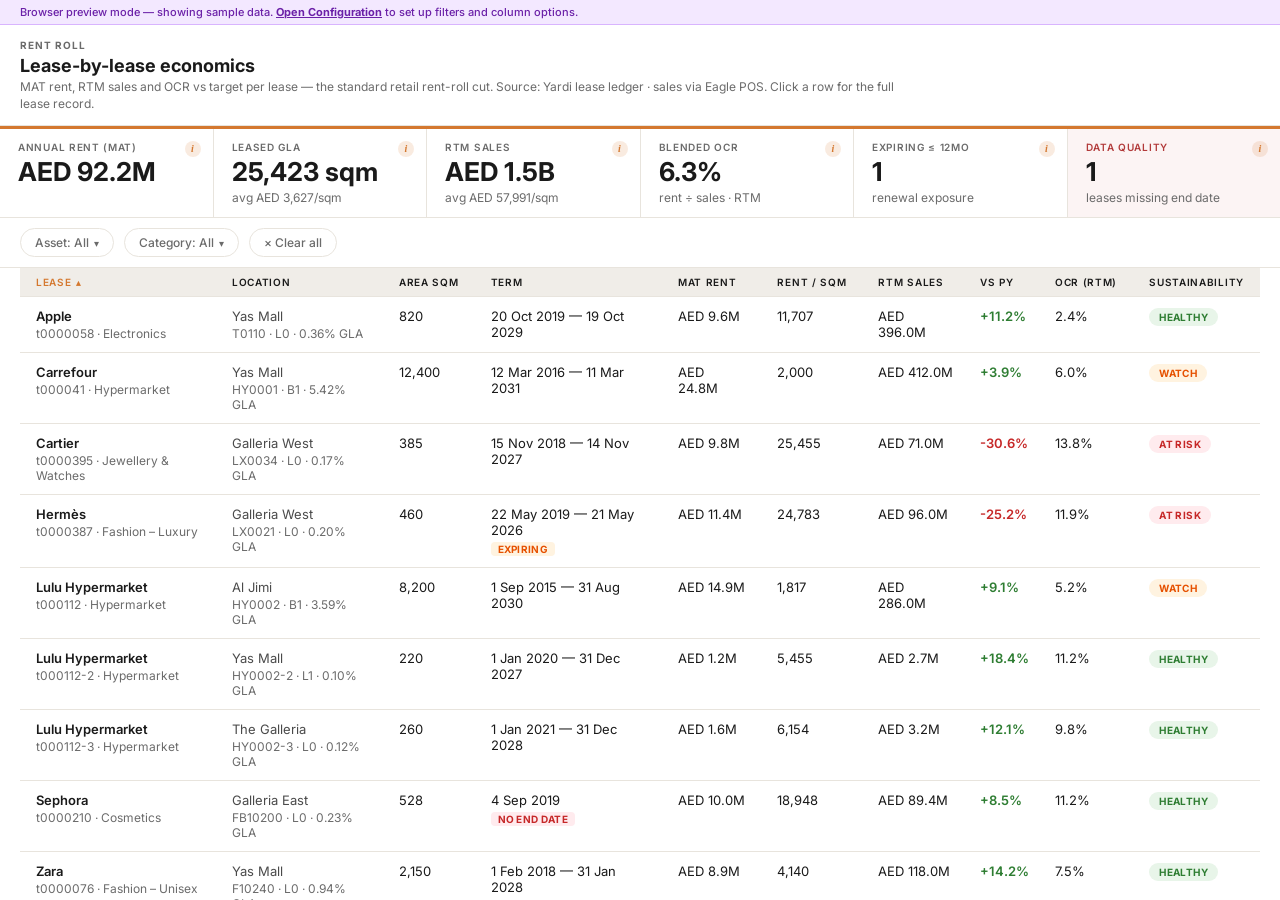
<file: index.html>
<!DOCTYPE html>
<html lang="en">
<head>
  <meta charset="UTF-8" />
  <meta name="viewport" content="width=device-width, initial-scale=1.0" />
  <title>Rent Roll</title>
  <link rel="preconnect" href="https://fonts.googleapis.com" />
  <link href="https://fonts.googleapis.com/css2?family=Inter:wght@400;500;600;700&display=swap" rel="stylesheet" />
  <script src="js/tableau.extensions.1.latest.min.js"></script>
  <style>
    :root {
      --bg: #F7F5F0; --surface: #FFFFFF; --surface2: #F0EDE8;
      --border: #E8E4DD; --accent: #D4782F; --text: #1A1A1A;
      --text-secondary: #4A4A4A; --text-muted: #6B6B6B;
      --danger: #C62828; --radius: 8px;
      --font: 'Inter', -apple-system, BlinkMacSystemFont, 'Segoe UI', sans-serif;
    }
    *, *::before, *::after { box-sizing: border-box; margin: 0; padding: 0; }
    html, body { height: 100%; font-family: var(--font); background: transparent; color: var(--text); overflow: hidden; }

    #app { display: flex; flex-direction: column; height: 100vh; position: relative; overflow: hidden; }

    /* ── Header ── */
    #header {
      padding: 14px 20px 12px; background: var(--surface);
      border-bottom: 1px solid var(--border); flex-shrink: 0;
    }
    #header .eyebrow {
      font-size: 10px; font-weight: 700; letter-spacing: .1em; text-transform: uppercase;
      color: var(--text-muted); margin-bottom: 4px;
    }
    #header h1 { font-size: 18px; font-weight: 700; color: var(--text); margin-bottom: 3px; }
    #header p { font-size: 12px; color: var(--text-muted); line-height: 1.4; max-width: 900px; }

    /* ── Main content area ── */
    #main { flex: 1; padding: 0 20px 16px; min-height: 0; overflow: auto; }

    /* ── Data cap notice ── */
    #data-cap-notice {
      display: flex; align-items: center; gap: 7px;
      padding: 5px 20px; background: #FFFDE7;
      border-bottom: 1px solid #FFE082;
      font-size: 11px; font-weight: 500; color: #E65100; flex-shrink: 0;
    }

    /* ── Mock banner ── */
    #mock-banner {
      display: none; padding: 5px 20px; background: #F3E8FF;
      border-bottom: 1px solid #D8B4FE; font-size: 11px; font-weight: 500;
      color: #6B21A8; flex-shrink: 0;
    }

    /* ── KPI cards ── */
    #kpi-cards {
      display: none; flex-wrap: wrap; border-top: 3px solid var(--accent);
      background: var(--surface); border-bottom: 1px solid var(--border); flex-shrink: 0;
    }
    .kpi-card-item {
      position: relative; flex: 1; min-width: 140px; padding: 12px 18px; border-left: 1px solid var(--border);
    }
    .kpi-card-item:first-child { border-left: none; }
    .kpi-card-item.attention { background: rgba(198,40,40,.05); }
    .kpi-card-label {
      font-size: 10px; font-weight: 600; letter-spacing: .07em; text-transform: uppercase;
      color: var(--text-muted); margin-bottom: 5px; padding-right: 16px;
    }
    .kpi-card-item.attention .kpi-card-label { color: #B23A3A; }
    .kpi-card-value { font-size: 26px; font-weight: 700; color: var(--text); line-height: 1.1; }
    .kpi-card-sub { font-size: 12px; color: var(--text-muted); margin-top: 4px; }

    /* ── KPI info tooltip ── */
    .kpi-info-wrap { position: absolute; top: 12px; right: 12px; }
    .kpi-info-btn {
      width: 16px; height: 16px; border-radius: 50%; border: none; padding: 0;
      background: rgba(212,120,47,.15); color: var(--accent);
      font-size: 10px; font-weight: 700; font-style: italic; font-family: Georgia, 'Times New Roman', serif;
      display: flex; align-items: center; justify-content: center; cursor: default;
    }
    .kpi-info-btn:hover, .kpi-info-btn:focus { background: rgba(212,120,47,.28); outline: none; }
    .kpi-tooltip {
      position: absolute; top: 22px; right: 0; width: 230px;
      background: var(--text); color: #fff; font-size: 11px; line-height: 1.5;
      padding: 9px 11px; border-radius: 6px; box-shadow: 0 6px 18px rgba(0,0,0,.18);
      opacity: 0; visibility: hidden; transform: translateY(-4px);
      transition: opacity .14s, transform .14s; z-index: 30; pointer-events: none;
    }
    .kpi-info-wrap:hover .kpi-tooltip, .kpi-info-btn:focus + .kpi-tooltip {
      opacity: 1; visibility: visible; transform: translateY(0);
    }

    /* ── Filter bar ── */
    #filter-bar {
      display: flex; align-items: center; padding: 10px 20px; gap: 10px; flex-shrink: 0; flex-wrap: wrap;
      background: var(--surface); border-bottom: 1px solid var(--border);
    }
    .filter-pill {
      display: inline-flex; align-items: center; gap: 5px;
      padding: 6px 14px; background: var(--surface); border: 1px solid var(--border);
      border-radius: 20px; font-size: 12px; font-weight: 500; color: var(--text-muted);
      cursor: pointer; user-select: none; white-space: nowrap; font-family: var(--font);
      transition: background .14s, border-color .14s, box-shadow .14s;
    }
    .filter-pill:hover { background: var(--surface2); border-color: #c5c0b9; box-shadow: 0 1px 4px rgba(0,0,0,.07); }
    .filter-pill.active { background: rgba(212,120,47,.10); border-color: var(--accent); color: var(--text); }
    .filter-pill.open { box-shadow: 0 1px 6px rgba(0,0,0,.12); }
    .pill-chevron { font-size: 10px; color: var(--text-muted); }
    .filter-pill.active .pill-chevron { color: var(--accent); }
    .pill-count {
      display: inline-flex; align-items: center; justify-content: center;
      min-width: 18px; height: 18px; padding: 0 5px;
      background: var(--accent); color: #fff; border-radius: 9px;
      font-size: 10px; font-weight: 700; line-height: 1;
    }
    .filter-clear-btn {
      display: inline-flex; align-items: center; gap: 4px;
      padding: 6px 14px; background: transparent; border: 1px solid var(--border);
      border-radius: 20px; font-size: 12px; font-weight: 500; color: var(--text-muted);
      cursor: pointer; white-space: nowrap; font-family: var(--font);
      transition: color .14s, border-color .14s;
    }
    .filter-clear-btn:hover { color: var(--danger); border-color: var(--danger); }
    .filter-dropdown {
      position: fixed; z-index: 200; background: var(--surface);
      border: 1px solid var(--border); border-radius: 10px;
      box-shadow: 0 6px 24px rgba(0,0,0,.14);
      min-width: 220px; max-width: 280px; max-height: 320px;
      display: flex; flex-direction: column; overflow: hidden;
    }
    .filter-dropdown-body { overflow-y: auto; flex: 1; }
    .filter-dropdown-body::-webkit-scrollbar { width: 4px; }
    .filter-dropdown-body::-webkit-scrollbar-thumb { background: var(--border); border-radius: 2px; }
    .filter-dropdown-item {
      display: flex; align-items: center; gap: 9px; padding: 9px 14px;
      font-size: 13px; color: var(--text); cursor: pointer; transition: background .1s;
    }
    .filter-dropdown-item:hover { background: var(--surface2); }
    .filter-dropdown-item input[type="checkbox"] { accent-color: var(--accent); width: 14px; height: 14px; flex-shrink: 0; cursor: pointer; }
    .filter-dropdown-footer { display: flex; justify-content: space-between; padding: 8px 14px; border-top: 1px solid var(--border); }
    .filter-dropdown-footer button {
      background: none; border: none; font-size: 12px; font-family: var(--font);
      color: var(--accent); cursor: pointer; padding: 2px 0; font-weight: 500;
    }
    .filter-dropdown-footer button:hover { text-decoration: underline; }

    /* ── Lease table ── */
    .lease-table { width: 100%; border-collapse: collapse; font-size: 13px; }
    .lease-table thead th {
      position: sticky; top: 0; background: var(--surface2); z-index: 5;
      text-align: left; padding: 8px 16px; font-size: 10px; font-weight: 600;
      letter-spacing: .07em; text-transform: uppercase; color: var(--text);
      border-bottom: 1px solid var(--border); cursor: pointer; user-select: none;
      white-space: nowrap; transition: background .12s;
    }
    .lease-table thead th:hover { background: rgba(212,120,47,.08); text-decoration: underline dashed var(--text-muted); text-underline-offset: 3px; }
    .lease-table thead th.sorted { color: var(--accent); }
    .lease-table thead th.col-compact, .lease-table tbody td.col-compact { width: 1%; padding-left: 10px; padding-right: 10px; }
    .th-arrow { color: var(--accent); margin-left: 4px; font-size: 9px; }
    .lease-table tbody tr { border-bottom: 1px solid var(--border); cursor: pointer; transition: background .1s; }
    .lease-table tbody tr:hover { background: rgba(212,120,47,.04); }
    .lease-table tbody td { padding: 11px 16px; vertical-align: top; text-align: left; }
    .cell-main { font-size: 13px; font-weight: 600; color: var(--text); }
    .cell-value { font-size: 13px; font-weight: 400; color: var(--text); }
    .cell-secondary { font-size: 13px; font-weight: 400; color: var(--text-secondary); }
    .cell-sub { font-size: 12px; color: var(--text-muted); margin-top: 2px; }
    .term-badge {
      display: inline-block; margin-top: 4px; padding: 1px 7px; border-radius: 4px;
      font-size: 10px; font-weight: 700; letter-spacing: .03em; text-transform: uppercase;
    }
    .term-badge.expiring { background: #FFF3E0; color: #E65100; }
    .term-badge.no-end-date { background: #FFEBEE; color: var(--danger); }
    .vs-py { font-weight: 600; white-space: nowrap; }
    .vs-py.pos { color: #2E7D32; }
    .vs-py.neg { color: var(--danger); }
    .vs-py.flat { color: #E65100; }
    .status-badge {
      display: inline-block; padding: 3px 10px; border-radius: 20px;
      font-size: 10px; font-weight: 700; letter-spacing: .04em; text-transform: uppercase;
    }
    .status-badge.healthy { background: #E8F5E9; color: #2E7D32; }
    .status-badge.watch   { background: #FFF3E0; color: #E65100; }
    .status-badge.at-risk { background: #FFEBEE; color: var(--danger); }

    /* ── Empty state ── */
    #empty-state {
      display: none; flex-direction: column; align-items: center; justify-content: center;
      height: 100%; gap: 10px; color: var(--text-muted); text-align: center; padding: 32px;
    }
    #empty-state h2 { font-size: 16px; color: var(--text); }
    #empty-state p  { font-size: 14px; max-width: 300px; line-height: 1.5; }
    #empty-state button {
      margin-top: 6px; padding: 8px 20px; background: var(--accent); color: #fff;
      border: none; border-radius: var(--radius);
      font-size: 14px; font-family: var(--font); font-weight: 500; cursor: pointer;
    }
    #empty-state button:hover { opacity: .88; }

    /* ── Gear button — visible on hover, authoring mode only ── */
    #gear-btn {
      position: fixed; top: 8px; right: 8px; z-index: 50;
      width: 30px; height: 30px; border-radius: 6px;
      background: rgba(255,255,255,0.92); border: 1px solid var(--border);
      color: var(--text-muted); cursor: pointer;
      display: flex; align-items: center; justify-content: center;
      opacity: 0; transition: opacity .14s ease, color .14s, border-color .14s;
    }
    #app:hover #gear-btn      { opacity: 1; }
    #gear-btn:hover           { color: var(--accent); border-color: var(--accent); }

    /* ── Tenant side panel ── */
    #tenant-panel {
      position: fixed; inset: 0; z-index: 100; display: none;
    }
    #tenant-panel.open { display: block; }
    .panel-backdrop {
      position: absolute; inset: 0; background: rgba(26,26,26,.32); backdrop-filter: blur(1px);
      opacity: 0; transition: opacity .18s ease;
    }
    #tenant-panel.open .panel-backdrop { opacity: 1; }
    .panel-card {
      position: absolute; top: 0; right: 0; bottom: 0; width: 420px; max-width: 90vw;
      background: var(--surface); box-shadow: -8px 0 28px rgba(0,0,0,.14);
      display: flex; flex-direction: column;
      transform: translateX(100%); transition: transform .2s ease;
    }
    #tenant-panel.open .panel-card { transform: translateX(0); }
    .panel-head { padding: 20px; border-bottom: 1px solid var(--border); flex-shrink: 0; position: relative; }
    .panel-eyebrow { font-size: 10px; font-weight: 700; letter-spacing: .08em; text-transform: uppercase; color: var(--text-muted); margin-bottom: 4px; }
    .panel-tenant-name { font-size: 22px; font-weight: 700; color: var(--text); line-height: 1.2; }
    .panel-subtitle { font-size: 13px; color: var(--text-muted); margin-top: 3px; }
    .panel-close {
      position: absolute; top: 16px; right: 16px; background: none; border: none;
      font-size: 20px; color: var(--text-muted); cursor: pointer; line-height: 1; padding: 2px 6px;
    }
    .panel-close:hover { color: var(--text); }
    .panel-body { flex: 1; overflow-y: auto; padding: 20px; }
    .panel-kpi-row { display: grid; grid-template-columns: 1fr 1fr; gap: 10px; margin-bottom: 22px; }
    .panel-kpi-tile {
      border: 1px solid var(--border); border-radius: var(--radius); padding: 12px 14px; background: var(--surface);
    }
    .panel-kpi-label { font-size: 10px; font-weight: 600; letter-spacing: .06em; text-transform: uppercase; color: var(--text-muted); margin-bottom: 5px; }
    .panel-kpi-value { font-size: 18px; font-weight: 700; color: var(--text); }
    .panel-kpi-value.pos { color: #2E7D32; }
    .panel-kpi-value.neg { color: var(--danger); }
    .panel-kpi-sub { font-size: 11px; color: var(--text-muted); margin-top: 3px; }
    .panel-section-eyebrow { font-size: 10px; font-weight: 700; letter-spacing: .08em; text-transform: uppercase; color: var(--text-muted); margin-bottom: 4px; }
    .panel-section-heading { font-size: 14px; font-weight: 700; color: var(--text); margin-bottom: 12px; }
    .store-row {
      display: flex; align-items: flex-start; justify-content: space-between; gap: 10px;
      padding: 12px 0; border-bottom: 1px solid var(--border);
    }
    .store-row:last-child { border-bottom: none; }
    .store-location-name { font-size: 14px; font-weight: 600; color: var(--text); }
    .store-meta-text { font-size: 12px; color: var(--text-muted); margin-top: 2px; }
    .store-right { text-align: right; flex-shrink: 0; }
    .store-value-rent { font-size: 14px; font-weight: 700; color: var(--text); }
    .store-value-sales { font-size: 11px; color: var(--text-muted); margin-top: 1px; }
    .store-status-badge {
      display: inline-block; margin-top: 5px; padding: 2px 9px; border-radius: 20px;
      font-size: 10px; font-weight: 700; text-transform: uppercase; letter-spacing: .03em;
    }
    .store-status-badge.active   { background: #E8F5E9; color: #2E7D32; }
    .store-status-badge.inactive { background: var(--surface2); color: var(--text-muted); }

    /* ── Filter dropdown search ── */
    .filter-search-wrap { padding: 8px 8px 4px; }
    .filter-search-input {
      width: 100%; padding: 5px 8px; font-size: 12px; font-family: var(--font);
      border: 1px solid var(--border); border-radius: var(--radius);
      outline: none; color: var(--text); background: var(--surface);
    }
    .filter-search-input:focus { border-color: var(--accent); }
  </style>
</head>
<body>
<div id="app">

  <div id="mock-banner"></div>
  <div id="data-cap-notice" style="display:none;"></div>

  <div id="header">
    <div class="eyebrow">RENT ROLL</div>
    <h1>Lease-by-lease economics</h1>
    <p>MAT rent, RTM sales and OCR vs target per lease — the standard retail rent-roll cut. Source: Yardi lease ledger · sales via Eagle POS. Click a row for the full lease record.</p>
  </div>

  <div id="kpi-cards"></div>

  <div id="filter-bar" style="display:none;"></div>

  <div id="main">
    <table class="lease-table" id="lease-table">
      <thead><tr id="lease-table-head"></tr></thead>
      <tbody id="lease-table-body"></tbody>
    </table>
  </div>

  <div id="empty-state">
    <h2>Rent Roll</h2>
    <p>Configure the extension to get started.</p>
    <button id="empty-config-btn">Configure Extension</button>
  </div>

  <button id="gear-btn" title="Configure" aria-label="Configure" hidden>
    <svg width="16" height="16" viewBox="0 0 24 24" fill="none" stroke="currentColor" stroke-width="2" stroke-linecap="round" stroke-linejoin="round" aria-hidden="true">
      <circle cx="12" cy="12" r="3"/>
      <path d="M19.4 15a1.65 1.65 0 0 0 .33 1.82l.06.06a2 2 0 1 1-2.83 2.83l-.06-.06a1.65 1.65 0 0 0-1.82-.33 1.65 1.65 0 0 0-1 1.51V21a2 2 0 1 1-4 0v-.09A1.65 1.65 0 0 0 9 19.4a1.65 1.65 0 0 0-1.82.33l-.06.06a2 2 0 1 1-2.83-2.83l.06-.06a1.65 1.65 0 0 0 .33-1.82 1.65 1.65 0 0 0-1.51-1H3a2 2 0 1 1 0-4h.09A1.65 1.65 0 0 0 4.6 9a1.65 1.65 0 0 0-.33-1.82l-.06-.06a2 2 0 1 1 2.83-2.83l.06.06a1.65 1.65 0 0 0 1.82.33H9a1.65 1.65 0 0 0 1-1.51V3a2 2 0 1 1 4 0v.09a1.65 1.65 0 0 0 1 1.51 1.65 1.65 0 0 0 1.82-.33l.06-.06a2 2 0 1 1 2.83 2.83l-.06.06a1.65 1.65 0 0 0-.33 1.82V9a1.65 1.65 0 0 0 1.51 1H21a2 2 0 1 1 0 4h-.09a1.65 1.65 0 0 0-1.51 1z"/>
    </svg>
  </button>

  <div id="tenant-panel">
    <div class="panel-backdrop"></div>
    <div class="panel-card">
      <div class="panel-head">
        <div class="panel-eyebrow">Tenant</div>
        <div class="panel-tenant-name" id="panel-tenant-name"></div>
        <div class="panel-subtitle">Active tenant · performance profile across portfolio</div>
        <button class="panel-close" aria-label="Close">&#215;</button>
      </div>
      <div class="panel-body" id="panel-body"></div>
    </div>
  </div>

</div>
<script>
'use strict';

(function () {

  var tableauReady = false;
  var rawRows      = [];
  var MAX_ROWS      = 50000;
  var MOCK_MODE     = window.location.search.indexOf('mock') >= 0;

  var sortState = { column: 'lease', order: 'asc' };
  var activeFilters = {};
  var currentDropdownEl = null;

  var $mockBanner    = document.getElementById('mock-banner');
  var $dataCapNotice = document.getElementById('data-cap-notice');
  var $kpiCards      = document.getElementById('kpi-cards');
  var $filterBar     = document.getElementById('filter-bar');
  var $main          = document.getElementById('main');
  var $tableHead     = document.getElementById('lease-table-head');
  var $tableBody     = document.getElementById('lease-table-body');
  var $emptyState    = document.getElementById('empty-state');
  var $gearBtn       = document.getElementById('gear-btn');
  var $tenantPanel   = document.getElementById('tenant-panel');
  var $panelTenantName = document.getElementById('panel-tenant-name');
  var $panelBody     = document.getElementById('panel-body');

  var cfg = {
    sourceWorksheet: '',
    fieldMappings: {},
    columnLabels: {},
    columnVisibility: {},
    kpiTooltips: {},
    filterConfigs: null,
    mockMode: false,
  };

  var KPI_TOOLTIP_DEFAULTS = {
    annualRent: 'MAT = Moving Annual Turnover — the rolling 12-month total rent collected from this tenant.',
    leasedGla: 'GLA = Gross Leasable Area — total leased floor area across the filtered leases, in square meters.',
    rtmSales: 'RTM = Rolling Twelve Months — total tenant sales reported over the trailing 12-month period.',
    blendedOcr: 'OCR = Occupancy Cost Ratio — total rent divided by total sales across the filtered leases.',
    expiring: 'Count of distinct tenants with a lease ending within the next 12 months, based on the Expiring Lease Flag.',
    dataQuality: 'Count of distinct tenants whose lease record is missing an end date, based on the Data Quality flag.',
  };
  function kpiTooltip(key) {
    var t = cfg.kpiTooltips || {};
    return (t[key] && t[key].trim()) || KPI_TOOLTIP_DEFAULTS[key];
  }

  var COLUMNS = [
    { key: 'lease',          def: 'LEASE',          dataType: 'text' },
    { key: 'location',       def: 'LOCATION',       dataType: 'text' },
    { key: 'areaSqm',        def: 'AREA SQM',       dataType: 'numeric' },
    { key: 'term',           def: 'TERM',           dataType: 'date' },
    { key: 'matRent',        def: 'MAT RENT',       dataType: 'numeric' },
    { key: 'rentPerSqm',     def: 'RENT / SQM',     dataType: 'numeric' },
    { key: 'rtmSales',       def: 'RTM SALES',      dataType: 'numeric' },
    { key: 'vsPy',           def: 'VS PY',          dataType: 'numeric' },
    { key: 'ocrRtm',         def: 'OCR (RTM)',      dataType: 'numeric' },
    { key: 'sustainability', def: 'SUSTAINABILITY', dataType: 'categorical' },
  ];
  var LABEL_SETTINGS_KEY = { lease: 'leaseLabel', location: 'locationLabel', areaSqm: 'areaSqmLabel', term: 'termLabel', matRent: 'matRentLabel', rentPerSqm: 'rentPerSqmLabel', rtmSales: 'rtmSalesLabel', vsPy: 'vsPyLabel', ocrRtm: 'ocrRtmLabel', sustainability: 'sustainabilityLabel' };
  var VIS_SETTINGS_KEY   = { lease: 'leaseVisible', location: 'locationVisible', areaSqm: 'areaSqmVisible', term: 'termVisible', matRent: 'matRentVisible', rentPerSqm: 'rentPerSqmVisible', rtmSales: 'rtmSalesVisible', vsPy: 'vsPyVisible', ocrRtm: 'ocrRtmVisible', sustainability: 'sustainabilityVisible' };

  var ORDER_SEQUENCES = {
    text:        ['asc', 'desc', null],
    date:        ['desc', 'asc', null],
    numeric:     ['desc', 'asc', null],
    categorical: ['asc', 'desc', null],
  };
  var SUSTAINABILITY_RANK = { HEALTHY: 0, WATCH: 1, 'AT RISK': 2 };

  function initTableau() {
    if (MOCK_MODE) {
      $mockBanner.style.display = 'block';
      $mockBanner.textContent = 'URL mock mode — showing sample data (?mock param). Remove it to connect Tableau.';
      cfg.fieldMappings = mockFieldMappings();
      rawRows = mockRows();
      afterDataLoaded();
      return;
    }

    tableau.extensions.initializeAsync({ configure: openConfig }).then(function () {
      tableauReady = true;

      $gearBtn.addEventListener('click', openConfig);
      document.getElementById('empty-config-btn').addEventListener('click', openConfig);

      tableau.extensions.settings.addEventListener(
        tableau.TableauEventType.SettingsChanged,
        function () { loadSavedConfig(); updateGearVisibility(); fetchAndRender(); }
      );

      loadSavedConfig();
      updateGearVisibility();
      fetchAndRender();
    }).catch(function (err) {
      console.warn('Tableau not available, falling back to browser preview mode:', err);

      // Read any settings previously saved via the browser-mode config dialog
      try {
        var stored = JSON.parse(localStorage.getItem('arm_vc_rr_settings') || '{}');
        if (stored.columnLabels)     cfg.columnLabels     = JSON.parse(stored.columnLabels);
        if (stored.columnVisibility) cfg.columnVisibility = JSON.parse(stored.columnVisibility);
        if (stored.kpiTooltips)      cfg.kpiTooltips      = JSON.parse(stored.kpiTooltips);
        if (stored.filterConfigs)    cfg.filterConfigs    = JSON.parse(stored.filterConfigs);
      } catch (e) {}

      cfg.fieldMappings = mockFieldMappings();
      rawRows = mockRows();

      var configHref = window.location.href.replace(/\/[^\/]*$/, '/dialog.html').replace(/\?.*$/, '');
      $mockBanner.style.display = 'block';
      $mockBanner.innerHTML =
        'Browser preview mode — showing sample data. ' +
        '<a href="' + configHref + '" style="color:inherit;font-weight:700;text-decoration:underline;">Open Configuration</a>' +
        ' to set up filters and column options.';

      afterDataLoaded();
    });
  }

  function loadSavedConfig() {
    try {
      var all = tableau.extensions.settings.getAll();
      if (all.sourceWorksheet)   cfg.sourceWorksheet   = all.sourceWorksheet;
      if (all.fieldMappings)     cfg.fieldMappings     = JSON.parse(all.fieldMappings);
      if (all.columnLabels)      cfg.columnLabels      = JSON.parse(all.columnLabels);
      if (all.columnVisibility)  cfg.columnVisibility  = JSON.parse(all.columnVisibility);
      if (all.kpiTooltips)       cfg.kpiTooltips       = JSON.parse(all.kpiTooltips);
      if (all.filterConfigs)     cfg.filterConfigs     = JSON.parse(all.filterConfigs);
      cfg.mockMode = all.mockMode === 'true';
    } catch (e) {}
  }

  function updateGearVisibility() {
    var mode = tableau.extensions.environment ? tableau.extensions.environment.mode : null;
    $gearBtn.hidden = !(cfg.mockMode || !mode || mode === 'authoring');
  }

  function openConfig() {
    if (!tableauReady) return;
    var url = window.location.href.replace(/\/[^\/]*$/, '/dialog.html').replace(/\?.*$/, '');
    tableau.extensions.ui.displayDialogAsync(url, '', { height: 680, width: 600 })
      .then(function (result) {
        if (result === 'saved') { loadSavedConfig(); updateGearVisibility(); fetchAndRender(); }
      })
      .catch(function (err) {
        if (err.errorCode !== tableau.ErrorCodes.DialogClosedByUser) {
          console.error('Dialog error:', err);
        }
      });
  }

  function fetchAndRender() {
    if (cfg.mockMode) {
      cfg.fieldMappings = mockFieldMappings();
      rawRows = mockRows();
      $mockBanner.style.display = 'block';
      $mockBanner.textContent = 'Mock mode is on — showing sample data. Disable in the configuration to use live data.';
      afterDataLoaded();
      return;
    }
    $mockBanner.style.display = 'none';
    if (!cfg.sourceWorksheet) { showEmpty(); return; }
    var ws = tableau.extensions.dashboardContent.dashboard.worksheets.find(function (w) {
      return w.name === cfg.sourceWorksheet;
    });
    if (!ws) { showEmpty(); return; }
    ws.getSummaryDataAsync({ maxRows: MAX_ROWS }).then(function (dt) {
      rawRows = parseDataTable(dt);
      afterDataLoaded();
    });
  }

  function afterDataLoaded() {
    checkDataCap();
    sortState = { column: 'lease', order: 'asc' };
    renderFilterBar();
    applyAndRender();
  }

  function checkDataCap() {
    if (rawRows.length >= MAX_ROWS) {
      $dataCapNotice.style.display = 'flex';
      $dataCapNotice.innerHTML =
        '⚠ Showing top ' + MAX_ROWS.toLocaleString() +
        ' records — data has been capped. Apply a filter on the source worksheet to narrow the dataset.';
    } else {
      $dataCapNotice.style.display = 'none';
    }
  }

  function parseDataTable(dt) {
    var cols = dt.columns.map(function (c) { return c.fieldName; });
    return dt.data.map(function (row) {
      var obj = {};
      cols.forEach(function (col, i) { obj[col] = row[i].formattedValue; });
      return obj;
    });
  }

  function showEmpty() {
    $mockBanner.style.display = 'none';
    $dataCapNotice.style.display = 'none';
    $kpiCards.style.display   = 'none';
    $filterBar.style.display  = 'none';
    $emptyState.style.display = 'flex';
    $main.style.display       = 'none';
  }

  // ── Field helpers ──────────────────────────────────────────────────────────
  var fld = function () { return cfg.fieldMappings || {}; };

  function val(row, fieldKey) {
    var col = fld()[fieldKey];
    if (!col) return '';
    var v = row[col];
    return v === undefined || v === null ? '' : String(v).trim();
  }

  function isBlank(v) { return v === undefined || v === null || String(v).trim() === ''; }

  function isTruthyFlag(raw) {
    var s = String(raw || '').trim().toLowerCase();
    return s === 'true' || s === 'yes' || s === 'y' || s === '1';
  }

  var INACTIVE_STATUS_VALUES = ['inactive', 'past', 'expired', 'terminated', 'closed', 'no'];
  function isActiveStatus(raw) {
    var s = String(raw || '').trim().toLowerCase();
    if (!s) return true;
    return INACTIVE_STATUS_VALUES.indexOf(s) === -1;
  }

  function parseNumeric(raw) {
    if (raw === undefined || raw === null || raw === '') return NaN;
    var cleaned = String(raw).replace(/[^0-9.\-]/g, '');
    if (cleaned === '' || cleaned === '-' || cleaned === '.') return NaN;
    return parseFloat(cleaned);
  }

  function formatValue(raw) {
    var n = parseNumeric(raw);
    if (isNaN(n)) return '—';
    var abs = Math.abs(n);
    if (abs >= 1e9) return 'AED ' + (n / 1e9).toFixed(1) + 'B';
    if (abs >= 1e6) return 'AED ' + (n / 1e6).toFixed(1) + 'M';
    if (abs >= 1e3) return 'AED ' + (n / 1e3).toFixed(1) + 'K';
    return 'AED ' + n.toFixed(0);
  }

  function formatNumber(raw) {
    var n = parseNumeric(raw);
    if (isNaN(n)) return '—';
    return Math.round(n).toLocaleString('en-US');
  }

  function formatPercent(raw, digits) {
    var n = parseNumeric(raw);
    if (isNaN(n)) return '—';
    var sign = n > 0 ? '+' : '';
    return sign + n.toFixed(digits === undefined ? 1 : digits) + '%';
  }

  function formatPercentPlain(raw, digits) {
    var n = parseNumeric(raw);
    if (isNaN(n)) return '—';
    return n.toFixed(digits === undefined ? 1 : digits) + '%';
  }

  function parseDate(raw) {
    if (isBlank(raw)) return null;
    var s = String(raw).trim();

    var iso = s.match(/^(\d{4})-(\d{1,2})-(\d{1,2})/);
    if (iso) {
      var dIso = new Date(Number(iso[1]), Number(iso[2]) - 1, Number(iso[3]));
      return isNaN(dIso.getTime()) ? null : dIso;
    }

    // Tableau formattedValue for date fields is commonly DD/MM/YYYY (or DD-MM-YYYY) —
    // native `new Date(s)` misparses this as MM/DD/YYYY, so parse explicitly.
    var dmy = s.match(/^(\d{1,2})[\/\-](\d{1,2})[\/\-](\d{4})$/);
    if (dmy) {
      var day = Number(dmy[1]), month = Number(dmy[2]), year = Number(dmy[3]);
      var dDmy = new Date(year, month - 1, day);
      return isNaN(dDmy.getTime()) ? null : dDmy;
    }

    var fallback = new Date(s);
    return isNaN(fallback.getTime()) ? null : fallback;
  }

  function formatDate(raw) {
    var d = parseDate(raw);
    if (!d) return '';
    var months = ['Jan','Feb','Mar','Apr','May','Jun','Jul','Aug','Sep','Oct','Nov','Dec'];
    return d.getDate() + ' ' + months[d.getMonth()] + ' ' + d.getFullYear();
  }

  function esc(str) {
    return String(str === undefined || str === null ? '' : str)
      .replace(/&/g, '&amp;').replace(/</g, '&lt;').replace(/>/g, '&gt;');
  }

  // ── Filters (multi-select pills) ───────────────────────────────────────────
  function renderFilterBar() {
    var filters = cfg.filterConfigs;

    // Backward compat: no filterConfigs saved yet — use hardcoded Asset + Category
    if (!filters) {
      if (!fld().propertyNameField || !fld().tenantCategoryField) { $filterBar.style.display = 'none'; return; }
      closeDropdown();
      $filterBar.style.display = 'flex';
      $filterBar.innerHTML = '';
      $filterBar.appendChild(buildFilterPill('propertyNameField', 'Asset', false, true));
      $filterBar.appendChild(buildFilterPill('tenantCategoryField', 'Category', false, true));
      var clearBtnLegacy = document.createElement('button');
      clearBtnLegacy.className = 'filter-clear-btn';
      clearBtnLegacy.innerHTML = '&#215; Clear all';
      clearBtnLegacy.addEventListener('click', function () {
        activeFilters = {};
        renderFilterBar();
        applyAndRender();
      });
      $filterBar.appendChild(clearBtnLegacy);
      return;
    }

    if (!filters.length) { $filterBar.style.display = 'none'; return; }

    closeDropdown();
    $filterBar.style.display = 'flex';
    $filterBar.innerHTML = '';

    // Prune stale activeFilters keys not in current config
    var currentFields = filters.map(function (f) { return f.field; });
    Object.keys(activeFilters).forEach(function (k) {
      if (currentFields.indexOf(k) === -1) delete activeFilters[k];
    });

    filters.forEach(function (fc) {
      if (!fc.field) return;
      $filterBar.appendChild(buildFilterPill(fc.field, fc.label || fc.field, fc.searchable, false));
    });

    var clearBtn = document.createElement('button');
    clearBtn.className = 'filter-clear-btn';
    clearBtn.innerHTML = '&#215; Clear all';
    clearBtn.addEventListener('click', function () {
      activeFilters = {};
      renderFilterBar();
      applyAndRender();
    });
    $filterBar.appendChild(clearBtn);
  }

  function uniqueSortedByCol(rows, colName) {
    var seen = {}, out = [];
    rows.forEach(function (row) {
      var v = String(row[colName] === undefined || row[colName] === null ? '' : row[colName]).trim();
      if (v && !seen[v]) { seen[v] = true; out.push(v); }
    });
    return out.sort(function (a, b) { return a.localeCompare(b, undefined, { numeric: true, sensitivity: 'base' }); });
  }

  function uniqueSorted(rows, fieldKey) {
    var seen = {}, out = [];
    rows.forEach(function (row) {
      var v = val(row, fieldKey);
      if (v && !seen[v]) { seen[v] = true; out.push(v); }
    });
    return out.sort(function (a, b) { return a.localeCompare(b, undefined, { numeric: true, sensitivity: 'base' }); });
  }

  // fieldName: actual column name (direct) when useLegacyFieldKey=false,
  //            logical field key (via val()) when useLegacyFieldKey=true
  function buildFilterPill(fieldName, label, searchable, useLegacyFieldKey) {
    var pill = document.createElement('button');
    pill.type = 'button';

    function getSelected() { return activeFilters[fieldName] || []; }
    function isActive() { return getSelected().length > 0; }

    function refreshPill() {
      var sel = getSelected();
      while (pill.firstChild) pill.removeChild(pill.firstChild);
      var text = label + ': ' + (sel.length === 0 ? 'All' : (sel.length === 1 ? sel[0] : sel.length + ' selected'));
      var span = document.createElement('span'); span.textContent = text;
      pill.appendChild(span);
      if (sel.length > 0) {
        var badge = document.createElement('span'); badge.className = 'pill-count'; badge.textContent = String(sel.length);
        pill.appendChild(badge);
      }
      var chev = document.createElement('span'); chev.className = 'pill-chevron'; chev.textContent = '▾';
      pill.appendChild(chev);
      pill.className = 'filter-pill' + (isActive() ? ' active' : '');
    }

    refreshPill();

    pill.addEventListener('click', function (e) {
      e.stopPropagation();
      if (currentDropdownEl && pill.classList.contains('open')) { closeDropdown(); return; }
      closeDropdown();
      pill.classList.add('open');

      var values = useLegacyFieldKey
        ? uniqueSorted(rawRows, fieldName)
        : uniqueSortedByCol(rawRows, fieldName);

      var dropdown = document.createElement('div'); dropdown.className = 'filter-dropdown';

      // Search box (only when searchable)
      if (searchable) {
        var searchWrap = document.createElement('div'); searchWrap.className = 'filter-search-wrap';
        var searchInput = document.createElement('input');
        searchInput.type = 'text'; searchInput.placeholder = 'Search…'; searchInput.className = 'filter-search-input';
        searchInput.addEventListener('input', function () {
          var q = searchInput.value.toLowerCase();
          body.querySelectorAll('.filter-dropdown-item').forEach(function (item) {
            var sp = item.querySelector('span');
            var text = sp ? sp.textContent.toLowerCase() : '';
            item.style.display = (q === '' || text.indexOf(q) >= 0) ? '' : 'none';
          });
        });
        searchInput.addEventListener('click', function (ev) { ev.stopPropagation(); });
        searchWrap.appendChild(searchInput);
        dropdown.appendChild(searchWrap);
        setTimeout(function () { searchInput.focus(); }, 50);
      }

      var body = document.createElement('div'); body.className = 'filter-dropdown-body';
      dropdown.appendChild(body);

      if (!values.length) {
        var empty = document.createElement('div'); empty.className = 'filter-dropdown-item';
        empty.style.color = 'var(--text-muted)'; empty.textContent = 'No values found'; body.appendChild(empty);
      } else {
        values.forEach(function (v) {
          var item = document.createElement('div'); item.className = 'filter-dropdown-item';
          var input = document.createElement('input'); input.type = 'checkbox';
          input.checked = getSelected().indexOf(v) >= 0;
          var labelEl = document.createElement('span'); labelEl.textContent = v;
          input.addEventListener('change', function () {
            var cur = activeFilters[fieldName] || [];
            activeFilters[fieldName] = input.checked ? cur.concat([v]) : cur.filter(function (x) { return x !== v; });
            refreshPill();
            applyAndRender();
          });
          item.appendChild(input); item.appendChild(labelEl);
          item.addEventListener('click', function (ev) { if (ev.target !== input) input.click(); });
          body.appendChild(item);
        });
      }

      var footer = document.createElement('div'); footer.className = 'filter-dropdown-footer';
      var selAll = document.createElement('button'); selAll.type = 'button'; selAll.textContent = 'Select all';
      selAll.addEventListener('click', function (ev) {
        ev.stopPropagation();
        activeFilters[fieldName] = values.slice();
        refreshPill(); applyAndRender(); closeDropdown();
      });
      var clear = document.createElement('button'); clear.type = 'button'; clear.textContent = 'Clear';
      clear.addEventListener('click', function (ev) {
        ev.stopPropagation();
        activeFilters[fieldName] = [];
        refreshPill(); applyAndRender(); closeDropdown();
      });
      footer.appendChild(selAll); footer.appendChild(clear);
      dropdown.appendChild(footer);

      positionDropdown(dropdown, pill);
      document.body.appendChild(dropdown);
      currentDropdownEl = dropdown;
      setTimeout(function () { document.addEventListener('click', outsideClickHandler); }, 0);
    });

    return pill;
  }

  function positionDropdown(dropdown, pill) {
    var rect = pill.getBoundingClientRect();
    dropdown.style.top = (rect.bottom + 6) + 'px';
    dropdown.style.left = rect.left + 'px';
  }

  function closeDropdown() {
    if (currentDropdownEl) { currentDropdownEl.remove(); currentDropdownEl = null; }
    document.removeEventListener('click', outsideClickHandler);
    $filterBar.querySelectorAll('.filter-pill.open').forEach(function (p) { p.classList.remove('open'); });
  }

  function outsideClickHandler(e) {
    if (currentDropdownEl && !currentDropdownEl.contains(e.target)) closeDropdown();
  }

  function applyFilters(rows) {
    var filters = cfg.filterConfigs;

    // Backward compat: no filterConfigs key saved yet
    if (!filters) {
      return rows.filter(function (row) {
        var af = activeFilters;
        if (af.propertyNameField && af.propertyNameField.length && af.propertyNameField.indexOf(val(row, 'propertyNameField')) === -1) return false;
        if (af.tenantCategoryField && af.tenantCategoryField.length && af.tenantCategoryField.indexOf(val(row, 'tenantCategoryField')) === -1) return false;
        return true;
      });
    }

    return rows.filter(function (row) {
      return filters.every(function (fc) {
        if (!fc.field) return true;
        var sel = activeFilters[fc.field];
        if (!sel || !sel.length) return true;
        var rowVal = String(row[fc.field] === undefined || row[fc.field] === null ? '' : row[fc.field]).trim();
        return sel.indexOf(rowVal) >= 0;
      });
    });
  }

  function applyAndRender() {
    var filtered = applyFilters(rawRows);
    $emptyState.style.display = 'none';
    $main.style.display = 'block';
    $kpiCards.style.display = 'flex';
    renderKpiCards(computeKpis(filtered));
    renderTable(filtered);
  }

  // ── KPIs ─────────────────────────────────────────────────────────────────
  function computeKpis(rows) {
    var sumMatRent = 0, sumArea = 0, sumRtmSales = 0;
    var expiringTenants = {}, dqTenants = {};

    rows.forEach(function (row) {
      sumMatRent  += parseNumeric(val(row, 'matRentField'))  || 0;
      sumArea     += parseNumeric(val(row, 'unitAreaField')) || 0;
      sumRtmSales += parseNumeric(val(row, 'rtmSalesField')) || 0;

      var tenantCode = val(row, 'tenantCodeField');
      if (isTruthyFlag(val(row, 'expiringFlagField')) && tenantCode) expiringTenants[tenantCode] = true;
      if (isTruthyFlag(val(row, 'dataQualityNoEndDateField')) && tenantCode) dqTenants[tenantCode] = true;
    });

    return {
      annualRent:  sumMatRent,
      leasedGla:   sumArea,
      rentPerSqm:  sumArea ? sumMatRent / sumArea : NaN,
      rtmSales:    sumRtmSales,
      salesPerSqm: sumArea ? sumRtmSales / sumArea : NaN,
      blendedOcr:  sumRtmSales ? (sumMatRent / sumRtmSales) * 100 : NaN,
      expiringCount: Object.keys(expiringTenants).length,
      dataQualityCount: Object.keys(dqTenants).length,
    };
  }

  function kpiCardHtml(label, value, sub, tooltipKey, attention) {
    return '<div class="kpi-card-item' + (attention ? ' attention' : '') + '">' +
      '<div class="kpi-info-wrap">' +
      '<button class="kpi-info-btn" type="button" tabindex="0" aria-label="About ' + esc(label) + '">i</button>' +
      '<div class="kpi-tooltip" role="tooltip">' + esc(kpiTooltip(tooltipKey)) + '</div>' +
      '</div>' +
      '<div class="kpi-card-label">' + esc(label) + '</div>' +
      '<div class="kpi-card-value">' + value + '</div>' +
      (sub ? '<div class="kpi-card-sub">' + sub + '</div>' : '') +
      '</div>';
  }

  function renderKpiCards(k) {
    var html = '';
    html += kpiCardHtml('Annual Rent (MAT)', formatValue(k.annualRent), null, 'annualRent');
    html += kpiCardHtml('Leased GLA', formatNumber(k.leasedGla) + ' sqm',
      isNaN(k.rentPerSqm) ? null : 'avg AED ' + Math.round(k.rentPerSqm).toLocaleString('en-US') + '/sqm', 'leasedGla');
    html += kpiCardHtml('RTM Sales', formatValue(k.rtmSales),
      isNaN(k.salesPerSqm) ? null : 'avg AED ' + Math.round(k.salesPerSqm).toLocaleString('en-US') + '/sqm', 'rtmSales');
    html += kpiCardHtml('Blended OCR', isNaN(k.blendedOcr) ? '—' : k.blendedOcr.toFixed(1) + '%', 'rent ÷ sales · RTM', 'blendedOcr');
    html += kpiCardHtml('Expiring ≤ 12mo', String(k.expiringCount), 'renewal exposure', 'expiring');
    html += kpiCardHtml('Data Quality', String(k.dataQualityCount), 'leases missing end date', 'dataQuality', true);
    $kpiCards.innerHTML = html;
  }

  // ── Sort ─────────────────────────────────────────────────────────────────
  function isColVisible(key) {
    var vis = cfg.columnVisibility || {};
    return vis[VIS_SETTINGS_KEY[key]] !== false;
  }
  function colLabel(key) {
    var labels = cfg.columnLabels || {};
    var col = COLUMNS.filter(function (c) { return c.key === key; })[0];
    return labels[LABEL_SETTINGS_KEY[key]] || col.def;
  }

  function sortValueFor(row, key) {
    switch (key) {
      case 'lease':          return val(row, 'tenantNameField');
      case 'location':       return val(row, 'propertyNameField');
      case 'areaSqm':        return parseNumeric(val(row, 'unitAreaField'));
      case 'term':           return parseDate(val(row, 'leaseEndField'));
      case 'matRent':        return parseNumeric(val(row, 'matRentField'));
      case 'rentPerSqm':     return parseNumeric(val(row, 'rentPerSqmField'));
      case 'rtmSales':       return parseNumeric(val(row, 'rtmSalesField'));
      case 'vsPy':           return parseNumeric(val(row, 'yoyField'));
      case 'ocrRtm':         return parseNumeric(val(row, 'ocrField'));
      case 'sustainability': {
        var s = val(row, 'sustainabilityField').toUpperCase();
        return SUSTAINABILITY_RANK.hasOwnProperty(s) ? SUSTAINABILITY_RANK[s] : null;
      }
      default: return null;
    }
  }

  function isSortBlank(v) {
    if (v === null || v === undefined) return true;
    if (typeof v === 'number') return isNaN(v);
    if (v instanceof Date) return false;
    return String(v).trim() === '';
  }

  function baseCompare(key, a, b) {
    if (key === 'lease' || key === 'location') {
      return String(a).localeCompare(String(b), undefined, { numeric: true, sensitivity: 'base' });
    }
    if (key === 'term') { return a.getTime() - b.getTime(); }
    return a - b; // numeric / categorical rank
  }

  function sortRows(rows) {
    if (!sortState.column || !sortState.order) return rows;
    var key = sortState.column, order = sortState.order;
    var copy = rows.slice();
    copy.sort(function (rowA, rowB) {
      var va = sortValueFor(rowA, key), vb = sortValueFor(rowB, key);
      var aBlank = isSortBlank(va), bBlank = isSortBlank(vb);
      if (aBlank && bBlank) return 0;
      if (aBlank) return 1;
      if (bBlank) return -1;
      var base = baseCompare(key, va, vb);
      return order === 'desc' ? -base : base;
    });
    return copy;
  }

  function onHeaderClick(key) {
    var col = COLUMNS.filter(function (c) { return c.key === key; })[0];
    var seq = ORDER_SEQUENCES[col.dataType];
    if (sortState.column === key) {
      var idx = seq.indexOf(sortState.order);
      var next = seq[(idx + 1) % seq.length];
      sortState = next === null ? { column: null, order: null } : { column: key, order: next };
    } else {
      sortState = { column: key, order: seq[0] };
    }
    applyAndRender();
  }

  // ── Table render ─────────────────────────────────────────────────────────
  function renderTable(filteredRows) {
    var rows = sortRows(filteredRows);
    renderTableHead();
    renderTableBody(rows);
  }

  function renderTableHead() {
    var html = '';
    COLUMNS.forEach(function (col) {
      if (!isColVisible(col.key)) return;
      var isSorted = sortState.column === col.key;
      var arrow = '';
      if (isSorted) {
        if (col.dataType === 'text' || col.dataType === 'categorical') {
          arrow = sortState.order === 'asc' ? '▴' : '▾';
        } else {
          arrow = sortState.order === 'desc' ? '▾' : '▴';
        }
      }
      var thClass = (isSorted ? 'sorted' : '') + (col.key === 'vsPy' ? ' col-compact' : '');
      html += '<th class="' + thClass + '" data-col="' + col.key + '">' +
        '<span class="th-label">' + esc(colLabel(col.key)) + '</span>' +
        (arrow ? '<span class="th-arrow">' + arrow + '</span>' : '') +
        '</th>';
    });
    $tableHead.innerHTML = html;
    $tableHead.querySelectorAll('th').forEach(function ($th) {
      $th.addEventListener('click', function () { onHeaderClick($th.dataset.col); });
    });
  }

  function renderTableBody(rows) {
    var html = rows.map(rowHtml).join('');
    $tableBody.innerHTML = html || '<tr><td colspan="10" style="padding:24px;text-align:center;color:var(--text-muted);">No leases match the current filters.</td></tr>';
    $tableBody.querySelectorAll('tr[data-tenant]').forEach(function ($tr) {
      $tr.addEventListener('click', function () { openTenantPanel($tr.dataset.tenant); });
    });
  }

  function rowHtml(row) {
    var cells = '';
    COLUMNS.forEach(function (col) {
      if (!isColVisible(col.key)) return;
      var tdClass = col.key === 'vsPy' ? ' class="col-compact"' : '';
      cells += '<td' + tdClass + '>' + cellHtml(row, col.key) + '</td>';
    });
    return '<tr data-tenant="' + esc(val(row, 'tenantNameField')) + '">' + cells + '</tr>';
  }

  function cellHtml(row, key) {
    switch (key) {
      case 'lease': {
        var sub = [val(row, 'tenantCodeField'), val(row, 'tenantCategoryField')].filter(Boolean).join(' · ');
        return '<div class="cell-main">' + esc(val(row, 'tenantNameField')) + '</div>' +
          (sub ? '<div class="cell-sub">' + esc(sub) + '</div>' : '');
      }
      case 'location': {
        var glaP = val(row, 'glaPercentField');
        var locSub = [val(row, 'unitCodeField'), glaP ? (formatPercentPlain(glaP, 2) + ' GLA') : ''].filter(Boolean).join(' · ');
        return '<div class="cell-secondary">' + esc(val(row, 'propertyNameField')) + '</div>' +
          (locSub ? '<div class="cell-sub">' + esc(locSub) + '</div>' : '');
      }
      case 'areaSqm':
        return '<div class="cell-value">' + formatNumber(val(row, 'unitAreaField')) + '</div>';
      case 'term': {
        var start = formatDate(val(row, 'leaseStartField'));
        var end = formatDate(val(row, 'leaseEndField'));
        var badges = '';
        if (isTruthyFlag(val(row, 'dataQualityNoEndDateField')) || !end) {
          badges += '<div><span class="term-badge no-end-date">No End Date</span></div>';
        } else if (isTruthyFlag(val(row, 'expiringFlagField'))) {
          badges += '<div><span class="term-badge expiring">Expiring</span></div>';
        }
        return '<div class="cell-value">' + esc(start) + (end ? ' — ' + esc(end) : '') + '</div>' + badges;
      }
      case 'matRent':
        return '<div class="cell-value">' + formatValue(val(row, 'matRentField')) + '</div>';
      case 'rentPerSqm':
        return '<div class="cell-value">' + formatNumber(val(row, 'rentPerSqmField')) + '</div>';
      case 'rtmSales':
        return '<div class="cell-value">' + formatValue(val(row, 'rtmSalesField')) + '</div>';
      case 'vsPy': {
        var yoyN = parseNumeric(val(row, 'yoyField'));
        var cls = isNaN(yoyN) ? '' : (yoyN > 0 ? 'pos' : (yoyN < 0 ? 'neg' : 'flat'));
        return '<div class="vs-py ' + cls + '">' + formatPercent(val(row, 'yoyField')) + '</div>';
      }
      case 'ocrRtm':
        return '<div class="cell-value">' + formatPercentPlain(val(row, 'ocrField'), 1) + '</div>';
      case 'sustainability': {
        var s = val(row, 'sustainabilityField').toUpperCase();
        var badgeClass = s === 'HEALTHY' ? 'healthy' : (s === 'WATCH' ? 'watch' : (s === 'AT RISK' ? 'at-risk' : ''));
        return s ? '<span class="status-badge ' + badgeClass + '">' + esc(s) + '</span>' : '—';
      }
      default: return '';
    }
  }

  // ── Tenant side panel ────────────────────────────────────────────────────
  function normalizeTenantKey(name) { return String(name || '').trim().replace(/\s+/g, ' ').toUpperCase(); }

  function openTenantPanel(tenantName) {
    var key = normalizeTenantKey(tenantName);
    var allStores = rawRows.filter(function (row) { return normalizeTenantKey(val(row, 'tenantNameField')) === key; });
    if (!allStores.length) return;

    var stores = allStores.filter(function (row) { return isActiveStatus(val(row, 'tenantStatusField')); });
    if (!stores.length) stores = allStores; // no active stores mapped/found — fall back rather than showing an empty panel

    var salesIndex = salesWeightedAverage(stores, 'salesIndexField');
    var yoy = computeBrandYoy(stores);
    var ocr = salesWeightedAverage(stores, 'ocrField');
    // Always reflects the active stores actually listed below — a raw source
    // Store Count field can't know about the active-only filter, so it isn't used here.
    var storeCount = stores.length;

    $panelTenantName.textContent = tenantName;

    var yoyN = parseNumeric(yoy);
    var yoyClass = isNaN(yoyN) ? '' : (yoyN >= 0 ? 'pos' : 'neg');

    var html = '<div class="panel-kpi-row">' +
      panelKpiTile('Sales Index', isBlank(salesIndex) ? '—' : formatNumber(salesIndex), 'vs portfolio 100') +
      panelKpiTile('YoY Growth', formatPercent(yoy), null, yoyClass) +
      panelKpiTile('OCR', formatPercentPlain(ocr, 1), null) +
      panelKpiTile('Stores', String(storeCount), null) +
      '</div>';

    html += '<div class="panel-section-eyebrow">Store List</div>' +
      '<div class="panel-section-heading">' + esc(tenantName) + ' across our portfolio</div>';

    html += stores.map(function (store) {
      var loc = [val(store, 'propertyNameField'), val(store, 'unitCodeField')].filter(Boolean).join(' · ');
      var endYear = formatDate(val(store, 'leaseEndField'));
      endYear = endYear ? endYear.split(' ').pop() : 'No end date';
      var meta = 'Lease ends ' + endYear + ' · ' + formatNumber(val(store, 'unitAreaField')) + ' sqm';
      var isActive = isActiveStatus(val(store, 'tenantStatusField'));
      return '<div class="store-row">' +
        '<div><div class="store-location-name">' + esc(loc) + '</div>' +
        '<div class="store-meta-text">' + esc(meta) + '</div></div>' +
        '<div class="store-right">' +
        '<div class="store-value-rent">' + formatValue(val(store, 'matRentField')) + '</div>' +
        '<div class="store-value-sales">' + formatValue(val(store, 'rtmSalesField')) + ' sales</div>' +
        '<span class="store-status-badge ' + (isActive ? 'active' : 'inactive') + '">' + (isActive ? 'Active' : 'Inactive') + '</span>' +
        '</div></div>';
    }).join('');

    $panelBody.innerHTML = html;
    $tenantPanel.classList.add('open');
    document.addEventListener('keydown', panelEscHandler);
  }

  function panelKpiTile(label, value, sub, extraClass) {
    return '<div class="panel-kpi-tile">' +
      '<div class="panel-kpi-label">' + esc(label) + '</div>' +
      '<div class="panel-kpi-value' + (extraClass ? ' ' + extraClass : '') + '">' + value + '</div>' +
      (sub ? '<div class="panel-kpi-sub">' + esc(sub) + '</div>' : '') +
      '</div>';
  }

  // Brand/tenant-level rollup: weight each store's metric by its own RTM sales
  // rather than reading a single "representative" row. For OCR this is exactly
  // equivalent to sum(matRent)/sum(rtmSales); for YoY/Sales Index it's the closest
  // defensible rollup without separate current/prior-period figures per store.
  function salesWeightedAverage(rows, fieldKey) {
    var weightedSum = 0, weightTotal = 0, anyValue = false;
    rows.forEach(function (row) {
      var metric = parseNumeric(val(row, fieldKey));
      var weight = parseNumeric(val(row, 'rtmSalesField'));
      if (isNaN(metric)) return;
      anyValue = true;
      if (isNaN(weight) || weight <= 0) weight = 0;
      weightedSum += metric * weight;
      weightTotal += weight;
    });
    if (!anyValue) return '';
    if (weightTotal > 0) return weightedSum / weightTotal;
    // No usable weights (e.g. RTM sales unmapped) — fall back to a plain average.
    var vals = rows.map(function (row) { return parseNumeric(val(row, fieldKey)); }).filter(function (n) { return !isNaN(n); });
    return vals.reduce(function (a, b) { return a + b; }, 0) / vals.length;
  }

  // Brand-level YoY for the tenant panel. If "Sales — Prior Period" is mapped,
  // compute (sum current RTM sales − sum prior period sales) ÷ sum prior period
  // sales across the tenant's active stores — this is the mathematically correct
  // rollup. Otherwise fall back to a sales-weighted average of the per-row YoY %.
  function computeBrandYoy(activeStores) {
    if (!fld().priorPeriodSalesField) return salesWeightedAverage(activeStores, 'yoyField');

    var sumCurrent = 0, sumPrior = 0, any = false;
    activeStores.forEach(function (row) {
      var cur = parseNumeric(val(row, 'rtmSalesField'));
      var prior = parseNumeric(val(row, 'priorPeriodSalesField'));
      if (!isNaN(cur)) { sumCurrent += cur; any = true; }
      if (!isNaN(prior)) sumPrior += prior;
    });
    if (!any || sumPrior <= 0) return '';
    return ((sumCurrent - sumPrior) / sumPrior) * 100;
  }

  function closeTenantPanel() {
    $tenantPanel.classList.remove('open');
    document.removeEventListener('keydown', panelEscHandler);
  }
  function panelEscHandler(e) { if (e.key === 'Escape') closeTenantPanel(); }

  document.querySelector('.panel-close').addEventListener('click', closeTenantPanel);
  document.querySelector('.panel-backdrop').addEventListener('click', closeTenantPanel);

  // ── Mock data (local dev preview: append ?mock to the URL) ────────────────
  function mockFieldMappings() {
    return {
      tenantNameField: 'Tenant Name', tenantCodeField: 'Tenant Code', tenantCategoryField: 'Tenant Category',
      propertyNameField: 'Property Name', unitCodeField: 'Unit Code', glaPercentField: 'GLA %',
      leaseStartField: 'Lease Start', leaseEndField: 'Lease End', unitAreaField: 'Unit Area',
      matRentField: 'MAT Rent', rentPerSqmField: 'Rent Per Sqm', rtmSalesField: 'RTM Sales',
      priorPeriodSalesField: 'Prior Sales',
      yoyField: 'YoY %', ocrField: 'OCR %', sustainabilityField: 'Sustainability',
      expiringFlagField: 'Expiring Flag', dataQualityNoEndDateField: 'DQ No End Date',
      salesIndexField: 'Sales Index', tenantStatusField: 'Tenant Status',
    };
  }

  function mockRows() {
    function r(o) { return o; }
    return [
      r({ 'Tenant Name': 'Carrefour', 'Tenant Code': 't000041', 'Tenant Category': 'Hypermarket',
        'Property Name': 'Yas Mall', 'Unit Code': 'HY0001 · B1', 'GLA %': '5.42',
        'Lease Start': '2016-03-12', 'Lease End': '2031-03-11', 'Unit Area': '12400',
        'MAT Rent': '24800000', 'Rent Per Sqm': '2000', 'RTM Sales': '412000000', 'Prior Sales': '396500000',
        'YoY %': '3.9', 'OCR %': '6.0', 'Sustainability': 'WATCH',
        'Expiring Flag': 'FALSE', 'DQ No End Date': 'FALSE', 'Sales Index': '', 'Tenant Status': 'Current' }),
      r({ 'Tenant Name': 'Lulu Hypermarket', 'Tenant Code': 't000112', 'Tenant Category': 'Hypermarket',
        'Property Name': 'Al Jimi', 'Unit Code': 'HY0002 · B1', 'GLA %': '3.59',
        'Lease Start': '2015-09-01', 'Lease End': '2030-08-31', 'Unit Area': '8200',
        'MAT Rent': '14900000', 'Rent Per Sqm': '1817', 'RTM Sales': '286000000', 'Prior Sales': '262100000',
        'YoY %': '9.1', 'OCR %': '5.2', 'Sustainability': 'WATCH',
        'Expiring Flag': 'FALSE', 'DQ No End Date': 'FALSE', 'Sales Index': '142', 'Tenant Status': 'Current' }),
      r({ 'Tenant Name': 'Lulu Hypermarket', 'Tenant Code': 't000112-2', 'Tenant Category': 'Hypermarket',
        'Property Name': 'Yas Mall', 'Unit Code': 'HY0002-2 · L1', 'GLA %': '0.10',
        'Lease Start': '2020-01-01', 'Lease End': '2027-12-31', 'Unit Area': '220',
        'MAT Rent': '1200000', 'Rent Per Sqm': '5455', 'RTM Sales': '2700000', 'Prior Sales': '2280000',
        'YoY %': '18.4', 'OCR %': '11.2', 'Sustainability': 'HEALTHY',
        'Expiring Flag': 'FALSE', 'DQ No End Date': 'FALSE', 'Sales Index': '', 'Tenant Status': 'Current' }),
      r({ 'Tenant Name': 'Lulu Hypermarket', 'Tenant Code': 't000112-3', 'Tenant Category': 'Hypermarket',
        'Property Name': 'The Galleria', 'Unit Code': 'HY0002-3 · L0', 'GLA %': '0.12',
        'Lease Start': '2021-01-01', 'Lease End': '2028-12-31', 'Unit Area': '260',
        'MAT Rent': '1600000', 'Rent Per Sqm': '6154', 'RTM Sales': '3200000', 'Prior Sales': '2854000',
        'YoY %': '12.1', 'OCR %': '9.8', 'Sustainability': 'HEALTHY',
        'Expiring Flag': 'FALSE', 'DQ No End Date': 'FALSE', 'Sales Index': '', 'Tenant Status': 'Past' }),
      r({ 'Tenant Name': 'Hermès', 'Tenant Code': 't0000387', 'Tenant Category': 'Fashion – Luxury',
        'Property Name': 'Galleria West', 'Unit Code': 'LX0021 · L0', 'GLA %': '0.20',
        'Lease Start': '2019-05-22', 'Lease End': '2026-05-21', 'Unit Area': '460',
        'MAT Rent': '11400000', 'Rent Per Sqm': '24783', 'RTM Sales': '96000000', 'Prior Sales': '128340000',
        'YoY %': '-25.2', 'OCR %': '11.9', 'Sustainability': 'AT RISK',
        'Expiring Flag': 'TRUE', 'DQ No End Date': 'FALSE', 'Sales Index': '', 'Tenant Status': 'Current' }),
      r({ 'Tenant Name': 'Sephora', 'Tenant Code': 't0000210', 'Tenant Category': 'Cosmetics',
        'Property Name': 'Galleria East', 'Unit Code': 'FB10200 · L0', 'GLA %': '0.23',
        'Lease Start': '2019-09-04', 'Lease End': '', 'Unit Area': '528',
        'MAT Rent': '10000000', 'Rent Per Sqm': '18948', 'RTM Sales': '89400000', 'Prior Sales': '82400000',
        'YoY %': '8.5', 'OCR %': '11.2', 'Sustainability': 'HEALTHY',
        'Expiring Flag': 'FALSE', 'DQ No End Date': 'TRUE', 'Sales Index': '', 'Tenant Status': 'Current' }),
      r({ 'Tenant Name': 'Cartier', 'Tenant Code': 't0000395', 'Tenant Category': 'Jewellery & Watches',
        'Property Name': 'Galleria West', 'Unit Code': 'LX0034 · L0', 'GLA %': '0.17',
        'Lease Start': '2018-11-15', 'Lease End': '2027-11-14', 'Unit Area': '385',
        'MAT Rent': '9800000', 'Rent Per Sqm': '25455', 'RTM Sales': '71000000', 'Prior Sales': '102300000',
        'YoY %': '-30.6', 'OCR %': '13.8', 'Sustainability': 'AT RISK',
        'Expiring Flag': 'FALSE', 'DQ No End Date': 'FALSE', 'Sales Index': '', 'Tenant Status': 'Current' }),
      r({ 'Tenant Name': 'Apple', 'Tenant Code': 't0000058', 'Tenant Category': 'Electronics',
        'Property Name': 'Yas Mall', 'Unit Code': 'T0110 · L0', 'GLA %': '0.36',
        'Lease Start': '2019-10-20', 'Lease End': '2029-10-19', 'Unit Area': '820',
        'MAT Rent': '9600000', 'Rent Per Sqm': '11707', 'RTM Sales': '396000000', 'Prior Sales': '356100000',
        'YoY %': '11.2', 'OCR %': '2.4', 'Sustainability': 'HEALTHY',
        'Expiring Flag': 'FALSE', 'DQ No End Date': 'FALSE', 'Sales Index': '', 'Tenant Status': 'Current' }),
      r({ 'Tenant Name': 'Zara', 'Tenant Code': 't0000076', 'Tenant Category': 'Fashion – Unisex',
        'Property Name': 'Yas Mall', 'Unit Code': 'F10240 · L0', 'GLA %': '0.94',
        'Lease Start': '2018-02-01', 'Lease End': '2028-01-31', 'Unit Area': '2150',
        'MAT Rent': '8900000', 'Rent Per Sqm': '4140', 'RTM Sales': '118000000', 'Prior Sales': '103300000',
        'YoY %': '14.2', 'OCR %': '7.5', 'Sustainability': 'HEALTHY',
        'Expiring Flag': 'FALSE', 'DQ No End Date': 'FALSE', 'Sales Index': '', 'Tenant Status': 'Current' }),
    ];
  }

  window.addEventListener('load', initTableau);

})();
</script>
</body>
</html>
</file>
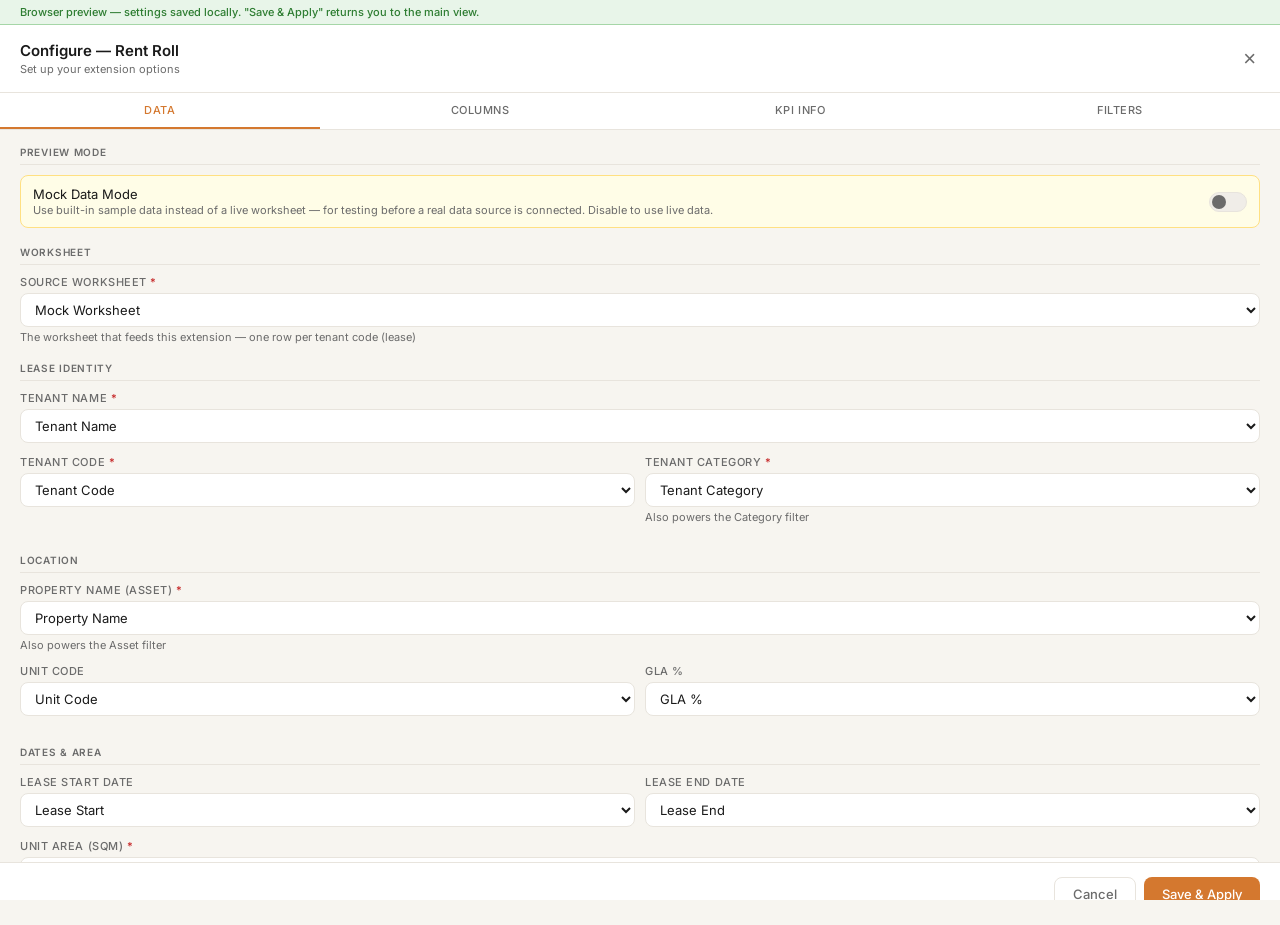
<file: dialog.html>
<!DOCTYPE html>
<html lang="en">
<head>
  <meta charset="UTF-8" />
  <meta name="viewport" content="width=device-width, initial-scale=1.0" />
  <title>Configure</title>
  <link rel="preconnect" href="https://fonts.googleapis.com" />
  <link href="https://fonts.googleapis.com/css2?family=Inter:wght@400;500;600&display=swap" rel="stylesheet" />
  <script src="js/tableau.extensions.1.latest.min.js"></script>
  <link rel="stylesheet" href="dialog.css" />
</head>
<body>
<div id="config-panel">

  <div id="config-header">
    <div>
      <h2>Configure — Rent Roll</h2>
      <p class="header-sub">Set up your extension options</p>
    </div>
    <button id="config-close" onclick="cancelConfig()">&#215;</button>
  </div>

  <div id="config-tabs">
    <button class="ctab active" data-tab="data">Data</button>
    <button class="ctab" data-tab="columns">Columns</button>
    <button class="ctab" data-tab="kpi-info">KPI Info</button>
    <button class="ctab" data-tab="filters">Filters</button>
  </div>

  <div id="config-body">

    <div class="tab-pane active" id="tab-data">

      <div class="section-title">Preview Mode</div>
      <div class="mock-mode-row" id="mock-mode-row">
        <div>
          <div class="toggle-label">Mock Data Mode</div>
          <div class="toggle-desc">Use built-in sample data instead of a live worksheet — for testing before a real data source is connected. Disable to use live data.</div>
        </div>
        <label class="toggle">
          <input type="checkbox" id="toggle-mock-mode" />
          <span class="toggle-slider"></span>
        </label>
      </div>

      <div class="section-title">Worksheet</div>
      <div class="field-group">
        <label>Source Worksheet <span style="color:var(--danger)">*</span></label>
        <select id="ws-source"><option value="">— select worksheet —</option></select>
        <div class="field-hint">The worksheet that feeds this extension — one row per tenant code (lease)</div>
      </div>

      <div class="section-title">Lease Identity</div>
      <div class="field-group">
        <label>Tenant Name <span style="color:var(--danger)">*</span></label>
        <select id="fld-tenant-name"><option value="">— select field —</option></select>
      </div>
      <div class="field-row">
        <div class="field-group">
          <label>Tenant Code <span style="color:var(--danger)">*</span></label>
          <select id="fld-tenant-code"><option value="">— select field —</option></select>
        </div>
        <div class="field-group">
          <label>Tenant Category <span style="color:var(--danger)">*</span></label>
          <select id="fld-tenant-category"><option value="">— select field —</option></select>
          <div class="field-hint">Also powers the Category filter</div>
        </div>
      </div>

      <div class="section-title">Location</div>
      <div class="field-group">
        <label>Property Name (Asset) <span style="color:var(--danger)">*</span></label>
        <select id="fld-property-name"><option value="">— select field —</option></select>
        <div class="field-hint">Also powers the Asset filter</div>
      </div>
      <div class="field-row">
        <div class="field-group">
          <label>Unit Code</label>
          <select id="fld-unit-code"><option value="">— none —</option></select>
        </div>
        <div class="field-group">
          <label>GLA %</label>
          <select id="fld-gla-percent"><option value="">— none —</option></select>
        </div>
      </div>

      <div class="section-title">Dates &amp; Area</div>
      <div class="field-row">
        <div class="field-group">
          <label>Lease Start Date</label>
          <select id="fld-lease-start"><option value="">— none —</option></select>
        </div>
        <div class="field-group">
          <label>Lease End Date</label>
          <select id="fld-lease-end"><option value="">— none —</option></select>
        </div>
      </div>
      <div class="field-group">
        <label>Unit Area (sqm) <span style="color:var(--danger)">*</span></label>
        <select id="fld-unit-area"><option value="">— select field —</option></select>
      </div>

      <div class="section-title">Financials</div>
      <div class="field-row">
        <div class="field-group">
          <label>MAT Rent (AED) <span style="color:var(--danger)">*</span></label>
          <select id="fld-mat-rent"><option value="">— select field —</option></select>
        </div>
        <div class="field-group">
          <label>Rent / Sqm (AED)</label>
          <select id="fld-rent-per-sqm"><option value="">— none —</option></select>
        </div>
      </div>
      <div class="field-group">
        <label>RTM Sales (AED) <span style="color:var(--danger)">*</span></label>
        <select id="fld-rtm-sales"><option value="">— select field —</option></select>
      </div>
      <div class="field-group">
        <label>Sales — Prior Period (AED)</label>
        <select id="fld-sales-prior-period"><option value="">— none —</option></select>
        <div class="field-hint">If mapped, the tenant panel's YoY Growth tile is computed as (current − prior) ÷ prior, summed across the tenant's active leases, instead of averaging the YoY % field</div>
      </div>
      <div class="field-row">
        <div class="field-group">
          <label>YoY % vs PY</label>
          <select id="fld-yoy"><option value="">— none —</option></select>
        </div>
        <div class="field-group">
          <label>OCR % (RTM)</label>
          <select id="fld-ocr"><option value="">— none —</option></select>
        </div>
      </div>

      <div class="section-title">Status &amp; Flags</div>
      <div class="field-group">
        <label>Sustainability Status</label>
        <select id="fld-sustainability"><option value="">— none —</option></select>
        <div class="field-hint">Expected values: Healthy, Watch, At Risk</div>
      </div>
      <div class="field-row">
        <div class="field-group">
          <label>Expiring Lease Flag</label>
          <select id="fld-expiring-flag"><option value="">— none —</option></select>
          <div class="field-hint">Drives the "Expiring ≤ 12mo" KPI and TERM badge</div>
        </div>
        <div class="field-group">
          <label>Data Quality — Missing End Date Flag</label>
          <select id="fld-data-quality-no-end-date"><option value="">— none —</option></select>
          <div class="field-hint">Drives the "Data Quality" KPI and TERM badge</div>
        </div>
      </div>
      <div class="field-group">
        <label>Sales Index</label>
        <select id="fld-sales-index"><option value="">— none —</option></select>
      </div>
      <div class="field-group">
        <label>Tenant / Store Status</label>
        <select id="fld-tenant-status"><option value="">— none —</option></select>
        <div class="field-hint">Powers the Active/Inactive badge in the tenant side panel</div>
      </div>

    </div>

    <div class="tab-pane" id="tab-columns">
      <div class="section-title">Column Labels &amp; Visibility</div>
      <p style="font-size:12px;color:var(--text-muted);margin-bottom:10px;line-height:1.5;">
        Rename any column header or hide it from the table. Hidden columns are still available for sorting via the underlying data — only the display is affected.
      </p>

      <div class="field-group">
        <label style="display:flex;justify-content:space-between;align-items:center;">
          <span>Lease</span>
          <label class="toggle"><input type="checkbox" id="vis-lease" checked /><span class="toggle-slider"></span></label>
        </label>
        <input type="text" id="lbl-lease" placeholder="LEASE" />
      </div>
      <div class="field-group">
        <label style="display:flex;justify-content:space-between;align-items:center;">
          <span>Location</span>
          <label class="toggle"><input type="checkbox" id="vis-location" checked /><span class="toggle-slider"></span></label>
        </label>
        <input type="text" id="lbl-location" placeholder="LOCATION" />
      </div>
      <div class="field-group">
        <label style="display:flex;justify-content:space-between;align-items:center;">
          <span>Area Sqm</span>
          <label class="toggle"><input type="checkbox" id="vis-area-sqm" checked /><span class="toggle-slider"></span></label>
        </label>
        <input type="text" id="lbl-area-sqm" placeholder="AREA SQM" />
      </div>
      <div class="field-group">
        <label style="display:flex;justify-content:space-between;align-items:center;">
          <span>Term</span>
          <label class="toggle"><input type="checkbox" id="vis-term" checked /><span class="toggle-slider"></span></label>
        </label>
        <input type="text" id="lbl-term" placeholder="TERM" />
      </div>
      <div class="field-group">
        <label style="display:flex;justify-content:space-between;align-items:center;">
          <span>MAT Rent</span>
          <label class="toggle"><input type="checkbox" id="vis-mat-rent" checked /><span class="toggle-slider"></span></label>
        </label>
        <input type="text" id="lbl-mat-rent" placeholder="MAT RENT" />
      </div>
      <div class="field-group">
        <label style="display:flex;justify-content:space-between;align-items:center;">
          <span>Rent / Sqm</span>
          <label class="toggle"><input type="checkbox" id="vis-rent-per-sqm" checked /><span class="toggle-slider"></span></label>
        </label>
        <input type="text" id="lbl-rent-per-sqm" placeholder="RENT / SQM" />
      </div>
      <div class="field-group">
        <label style="display:flex;justify-content:space-between;align-items:center;">
          <span>RTM Sales</span>
          <label class="toggle"><input type="checkbox" id="vis-rtm-sales" checked /><span class="toggle-slider"></span></label>
        </label>
        <input type="text" id="lbl-rtm-sales" placeholder="RTM SALES" />
      </div>
      <div class="field-group">
        <label style="display:flex;justify-content:space-between;align-items:center;">
          <span>Vs PY</span>
          <label class="toggle"><input type="checkbox" id="vis-vs-py" checked /><span class="toggle-slider"></span></label>
        </label>
        <input type="text" id="lbl-vs-py" placeholder="VS PY" />
      </div>
      <div class="field-group">
        <label style="display:flex;justify-content:space-between;align-items:center;">
          <span>OCR (RTM)</span>
          <label class="toggle"><input type="checkbox" id="vis-ocr-rtm" checked /><span class="toggle-slider"></span></label>
        </label>
        <input type="text" id="lbl-ocr-rtm" placeholder="OCR (RTM)" />
      </div>
      <div class="field-group">
        <label style="display:flex;justify-content:space-between;align-items:center;">
          <span>Sustainability</span>
          <label class="toggle"><input type="checkbox" id="vis-sustainability" checked /><span class="toggle-slider"></span></label>
        </label>
        <input type="text" id="lbl-sustainability" placeholder="SUSTAINABILITY" />
      </div>
    </div>

    <div class="tab-pane" id="tab-kpi-info">
      <div class="section-title">KPI Card Tooltips</div>
      <p style="font-size:12px;color:var(--text-muted);margin-bottom:10px;line-height:1.5;">
        Shown when a user hovers the "i" icon on each KPI card. Leave blank to use the default text.
      </p>

      <div class="field-group">
        <label>Annual Rent (MAT)</label>
        <textarea id="tip-annual-rent" rows="3" placeholder="MAT = Moving Annual Turnover — the rolling 12-month total rent collected from this tenant."></textarea>
      </div>
      <div class="field-group">
        <label>Leased GLA</label>
        <textarea id="tip-leased-gla" rows="3" placeholder="GLA = Gross Leasable Area — total leased floor area across the filtered leases, in square meters."></textarea>
      </div>
      <div class="field-group">
        <label>RTM Sales</label>
        <textarea id="tip-rtm-sales" rows="3" placeholder="RTM = Rolling Twelve Months — total tenant sales reported over the trailing 12-month period."></textarea>
      </div>
      <div class="field-group">
        <label>Blended OCR</label>
        <textarea id="tip-blended-ocr" rows="3" placeholder="OCR = Occupancy Cost Ratio — total rent divided by total sales across the filtered leases."></textarea>
      </div>
      <div class="field-group">
        <label>Expiring ≤ 12mo</label>
        <textarea id="tip-expiring" rows="3" placeholder="Count of distinct tenants with a lease ending within the next 12 months, based on the Expiring Lease Flag."></textarea>
      </div>
      <div class="field-group">
        <label>Data Quality</label>
        <textarea id="tip-data-quality" rows="3" placeholder="Count of distinct tenants whose lease record is missing an end date, based on the Data Quality flag."></textarea>
      </div>
    </div>

    <div class="tab-pane" id="tab-filters">
      <div class="section-title">Filter Pills</div>
      <p style="font-size:12px;color:var(--text-muted);margin-bottom:14px;line-height:1.5;">
        Each row becomes a filter pill in the main view. Select a source worksheet on the Data tab first, then add filters here. Enable <strong>Searchable</strong> to show a type-ahead search box inside the dropdown — useful for long value lists.
      </p>

      <div class="filter-list-header">
        <span>Column</span><span>Label</span><span>Searchable</span><span></span>
      </div>
      <div id="filter-list"></div>

      <button id="btn-add-filter" class="form-btn secondary" style="margin-top:10px;">+ Add Filter</button>
    </div>

  </div>

  <div id="config-footer">
    <button class="form-btn secondary" onclick="cancelConfig()">Cancel</button>
    <button class="form-btn" id="btn-save">Save &amp; Apply</button>
  </div>

</div>
<script src="js/dialog.js"></script>
</body>
</html>
</file>
<file: dialog.css>
/* ── Aldar palette ─────────────────────────────────────────────────────────── */
:root {
  --bg:             #F7F5F0;
  --surface:        #FFFFFF;
  --surface2:       #F0EDE8;
  --border:         #E8E4DD;
  --accent:         #D4782F;
  --text:           #1A1A1A;
  --text-secondary: #4A4A4A;
  --text-muted:     #6B6B6B;
  --danger:         #C62828;
  --radius:         8px;
  --font:           'Inter', -apple-system, BlinkMacSystemFont, 'Segoe UI', sans-serif;
}

*, *::before, *::after { box-sizing: border-box; margin: 0; padding: 0; }

html, body {
  height: 100%;
  font-family: var(--font);
  background: var(--bg);
  color: var(--text);
  font-size: 13px;
  overflow: hidden;
}

#config-panel {
  display: flex;
  flex-direction: column;
  height: 100vh;
}

/* ── Header ────────────────────────────────────────────────────────────────── */
#config-header {
  display: flex;
  align-items: center;
  justify-content: space-between;
  padding: 16px 20px;
  background: var(--surface);
  border-bottom: 1px solid var(--border);
  flex-shrink: 0;
}
#config-header h2 { font-size: 15px; font-weight: 600; }
.header-sub { font-size: 11px; color: var(--text-muted); margin-top: 2px; }

#config-close {
  background: none; border: none; color: var(--text-muted);
  font-size: 22px; line-height: 1; cursor: pointer; padding: 0 4px;
  transition: color .15s;
}
#config-close:hover { color: var(--text); }

/* ── Tabs ──────────────────────────────────────────────────────────────────── */
#config-tabs {
  display: flex;
  background: var(--surface);
  border-bottom: 1px solid var(--border);
  flex-shrink: 0;
}
.ctab {
  flex: 1; padding: 10px 4px; text-align: center;
  font-size: 11px; font-weight: 500; color: var(--text-muted);
  cursor: pointer; border-bottom: 2px solid transparent;
  transition: color .15s, border-color .15s;
  text-transform: uppercase; letter-spacing: .05em;
  border-top: none; border-left: none; border-right: none;
  background: none; font-family: var(--font);
}
.ctab.active { color: var(--accent); border-bottom-color: var(--accent); }
.ctab:hover:not(.active) { color: var(--text-secondary); }

/* ── Body ──────────────────────────────────────────────────────────────────── */
#config-body {
  flex: 1;
  overflow-y: auto;
  padding: 16px 20px;
}
#config-body::-webkit-scrollbar { width: 6px; }
#config-body::-webkit-scrollbar-track { background: transparent; }
#config-body::-webkit-scrollbar-thumb { background: var(--border); border-radius: 3px; }
#config-body::-webkit-scrollbar-thumb:hover { background: #c8c0b5; }

.tab-pane { display: none; }
.tab-pane.active { display: block; }

/* ── Section titles ────────────────────────────────────────────────────────── */
.section-title {
  font-size: 10px; font-weight: 600; text-transform: uppercase;
  letter-spacing: .07em; color: var(--text-muted);
  margin: 18px 0 10px;
  padding-bottom: 6px;
  border-bottom: 1px solid var(--border);
}
.section-title:first-child { margin-top: 0; }

/* ── Form fields ───────────────────────────────────────────────────────────── */
.field-group { margin-bottom: 12px; }
.field-group label {
  display: block; font-size: 11px; font-weight: 500;
  color: var(--text-muted); text-transform: uppercase;
  letter-spacing: .05em; margin-bottom: 4px;
}
.field-hint { font-size: 11px; color: var(--text-muted); margin-top: 3px; }
.field-group input[type="text"],
.field-group input[type="number"],
.field-group select,
.field-group textarea {
  width: 100%;
  background: var(--surface);
  border: 1px solid var(--border);
  color: var(--text);
  font-size: 13px;
  font-family: var(--font);
  padding: 7px 10px;
  border-radius: var(--radius);
  outline: none;
  transition: border-color .15s, box-shadow .15s;
}
.field-group textarea { resize: vertical; line-height: 1.4; }
.field-group input:focus,
.field-group select:focus,
.field-group textarea:focus {
  border-color: var(--accent);
  box-shadow: 0 0 0 3px rgba(212,120,47,.12);
}
.field-row {
  display: grid; grid-template-columns: 1fr 1fr; gap: 10px;
}

/* ── Toggle rows ───────────────────────────────────────────────────────────── */
.toggle-row {
  display: flex; align-items: center; justify-content: space-between;
  padding: 10px 0; border-bottom: 1px solid var(--border);
}
.toggle-row:last-child { border-bottom: none; }
.toggle-label { font-size: 13px; color: var(--text); }
.toggle-desc  { font-size: 11px; color: var(--text-muted); margin-top: 1px; }

.toggle {
  position: relative; width: 38px; height: 20px;
  display: inline-block; flex-shrink: 0;
}
.toggle input { opacity: 0; width: 0; height: 0; }
.toggle-slider {
  position: absolute; inset: 0;
  background: var(--surface2); border: 1px solid var(--border);
  border-radius: 20px; cursor: pointer; transition: background .2s;
}
.toggle-slider::before {
  content: ''; position: absolute;
  width: 14px; height: 14px; left: 2px; top: 2px;
  background: var(--text-muted); border-radius: 50%;
  transition: transform .2s, background .2s;
}
.toggle input:checked + .toggle-slider { background: var(--accent); border-color: var(--accent); }
.toggle input:checked + .toggle-slider::before { transform: translateX(18px); background: #fff; }

/* ── List manager (stages, items) ──────────────────────────────────────────── */
.stage-list { display: flex; flex-direction: column; gap: 5px; margin-bottom: 10px; }
.stage-item {
  display: flex; align-items: center; gap: 8px;
  background: var(--surface); border: 1px solid var(--border); border-radius: 6px;
  padding: 6px 8px; font-size: 13px;
}
.stage-item .grip { cursor: grab; color: var(--text-muted); font-size: 14px; user-select: none; line-height: 1; }
.stage-item .grip:active { cursor: grabbing; }
.stage-item .stage-num-badge {
  width: 20px; height: 20px; border-radius: 50%; flex-shrink: 0;
  display: flex; align-items: center; justify-content: center;
  font-size: 10px; font-weight: 700; color: #fff; background: var(--accent);
}
.stage-item input {
  flex: 1; border: none; background: transparent; font-size: 13px;
  font-family: var(--font); color: var(--text); outline: none; padding: 2px 4px;
}
.stage-item input:focus { background: var(--surface2); border-radius: 3px; }
.move-btns { display: flex; flex-direction: column; gap: 0; }
.move-btn {
  background: none; border: none; cursor: pointer; color: var(--text-muted);
  font-size: 10px; padding: 0 3px; line-height: 1.2;
}
.move-btn:hover { color: var(--accent); }
.del-btn {
  background: none; border: none; cursor: pointer; color: var(--text-muted);
  font-size: 18px; padding: 0 2px; line-height: 1;
}
.del-btn:hover { color: var(--danger); }

.add-stage-row { display: flex; gap: 8px; }
.add-stage-row input {
  flex: 1; padding: 7px 10px; font-size: 13px; border: 1px solid var(--border);
  border-radius: var(--radius); font-family: var(--font);
  background: var(--surface); color: var(--text); outline: none;
}
.add-stage-row input:focus { border-color: var(--accent); }
.add-stage-row button {
  padding: 7px 14px; font-size: 13px; border: 1px solid var(--accent);
  background: #fff; color: var(--accent); border-radius: var(--radius);
  cursor: pointer; font-weight: 600; font-family: var(--font);
}
.add-stage-row button:hover { background: var(--accent); color: #fff; }

.discover-btn {
  display: inline-flex; align-items: center; gap: 6px;
  padding: 6px 12px; font-size: 12px; border: 1px dashed var(--border);
  background: none; color: var(--text-muted); border-radius: var(--radius);
  cursor: pointer; font-family: var(--font); margin-bottom: 10px;
}
.discover-btn:hover { border-color: var(--accent); color: var(--accent); }

/* ── Filter manager ────────────────────────────────────────────────────────── */
.filter-list-header {
  display: grid;
  grid-template-columns: 1fr 1fr auto 28px;
  gap: 6px;
  padding: 0 8px 4px;
  font-size: 10px; font-weight: 600; text-transform: uppercase;
  letter-spacing: .05em; color: var(--text-muted);
  margin-bottom: 2px;
}
#filter-list { display: flex; flex-direction: column; gap: 5px; }
.filter-item {
  display: grid;
  grid-template-columns: 1fr 1fr auto 28px;
  align-items: center;
  gap: 6px;
  background: var(--surface);
  border: 1px solid var(--border);
  border-radius: 6px;
  padding: 7px 8px;
}
.filter-item input[type="text"] {
  width: 100%; border: 1px solid var(--border); border-radius: var(--radius);
  padding: 5px 8px; font-size: 12px; font-family: var(--font);
  color: var(--text); background: var(--surface2); outline: none;
}
.filter-item input[type="text"]:focus { border-color: var(--accent); }
.filter-item select {
  width: 100%; border: 1px solid var(--border); border-radius: var(--radius);
  padding: 5px 8px; font-size: 12px; font-family: var(--font);
  color: var(--text); background: var(--surface2); outline: none;
}
.filter-item select:focus { border-color: var(--accent); }
.fi-searchable-wrap {
  display: flex; align-items: center; gap: 5px;
  font-size: 11px; color: var(--text-muted); white-space: nowrap; cursor: pointer;
}
.fi-searchable-wrap input[type="checkbox"] { cursor: pointer; accent-color: var(--accent); }

/* ── Buttons ───────────────────────────────────────────────────────────────── */
.form-btn {
  background: var(--accent); color: #fff; border: none;
  padding: 8px 18px; border-radius: var(--radius);
  font-size: 13px; font-family: var(--font); font-weight: 500;
  cursor: pointer; white-space: nowrap; transition: opacity .15s;
}
.form-btn:hover { opacity: .88; }
.form-btn:disabled { opacity: .5; cursor: not-allowed; }
.form-btn.secondary {
  background: var(--surface); color: var(--text-muted);
  border: 1px solid var(--border);
}
.form-btn.secondary:hover { color: var(--text); border-color: var(--accent); background: var(--surface2); }

/* ── Footer ────────────────────────────────────────────────────────────────── */
#config-footer {
  padding: 14px 20px;
  border-top: 1px solid var(--border);
  display: flex; gap: 8px; justify-content: flex-end;
  background: var(--surface);
  flex-shrink: 0;
}

/* ── Mock mode row ─────────────────────────────────────────────────────────── */
.mock-mode-row {
  display: flex; align-items: center; justify-content: space-between; gap: 12px;
  padding: 10px 12px; margin-bottom: 4px;
  background: #FFFDE7; border: 1px solid #FFE082; border-radius: var(--radius);
}
.mock-mode-row.active {
  background: rgba(212,120,47,.08); border-color: var(--accent);
}

/* ── Extension-specific overrides — add below this line ────────────────────── */
</file>
